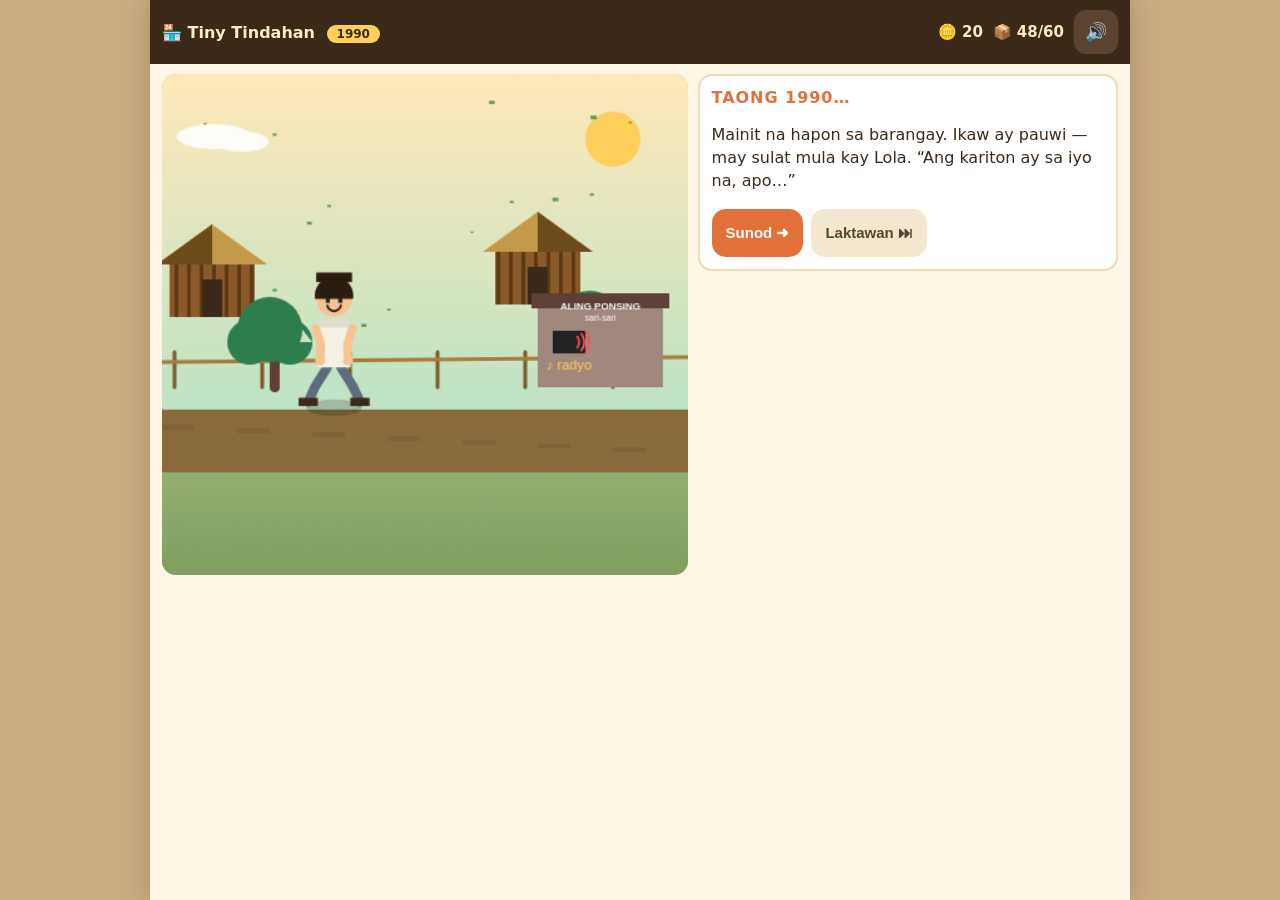
<file: index.html>
<!DOCTYPE html>
<html lang="fil">
<head>
<meta charset="UTF-8">
<meta name="viewport" content="width=device-width, initial-scale=1.0, maximum-scale=1.0, user-scalable=no, viewport-fit=cover">
<title>Tiny Tindahan — 1990 to 2026</title>
<meta name="description" content="Tiny Tindahan: nostalgic Filipino store-management 2D game. 1990 pushcart to 2026 talipapa.">
<link rel="stylesheet" href="style.css">
</head>
<body>
<div id="app">
  <header id="topbar">
    <div class="brand">🏪 Tiny Tindahan <span id="eraBadge" class="era-badge">1990</span></div>
    <div class="stats">
      <span id="coinStat" title="Coins (game currency only)">🪙 <b id="coinVal">0</b></span>
      <span id="stockStat" title="Stock / Capacity">📦 <b id="stockVal">0/60</b></span>
      <button id="soundBtn" aria-label="Music on/off">🔊</button>
    </div>
  </header>

  <!-- STORY SCREEN -->
  <section id="storyScreen" class="screen">
    <canvas id="storyCanvas" width="420" height="400"></canvas>
    <div class="story-box">
      <div id="storyYear">TAONG 1990…</div>
      <p id="storyText">…</p>
      <div class="row">
        <button id="storyNext" class="btn primary">Sunod ➜</button>
        <button id="storySkip" class="btn ghost">Laktawan ⏭</button>
      </div>
      <button id="storyReplay" class="btn small hidden">↺ Ulitin ang kuwento</button>
    </div>
  </section>

  <!-- CHARACTER SCREEN -->
  <section id="charScreen" class="screen hidden">
    <h2>Sino ka sa barangay?</h2>
    <canvas id="charPreview" width="220" height="240"></canvas>
    <label class="fld">Pangalan
      <input id="charName" maxlength="14" value="Apo" placeholder="Hal. Ligaya">
    </label>
    <div class="opt-group"><span>Kulay ng balat</span><div id="skinOpts" class="opts"></div></div>
    <div class="opt-group"><span>Mukha</span><div id="faceOpts" class="opts"></div></div>
    <div class="opt-group"><span>Buhok</span><div id="hairOpts" class="opts"></div></div>
    <div class="opt-group"><span>Katawan</span><div id="bodyOpts" class="opts"></div></div>
    <div class="opt-group"><span>Damit (1990)</span><div id="outfitOpts" class="opts"></div></div>
    <p class="hint">🔓 Bagong damit sa 2000, 2010 at 2026. Ang damit ay nagpapalit ng itsura, hindi lang kulay.</p>
    <button id="charStart" class="btn primary big">Buksan ang kariton 🛒</button>
  </section>

  <!-- GAME SCREEN -->
  <section id="gameScreen" class="screen hidden">
    <canvas id="gameCanvas" width="420" height="430"></canvas>
    <div id="orderBar" class="order-bar hidden">
      <div id="orderText"></div>
      <div id="trayRow"></div>
      <div class="row">
        <button id="serveBtn" class="btn primary">Ibigay 🛍</button>
        <button id="clearTrayBtn" class="btn ghost">Alisin</button>
      </div>
    </div>
    <div id="shelfWrap">
      <div class="shelf-title">🧺 Paninda — tapikin para ilagay sa tray</div>
      <div id="shelf" class="shelf"></div>
    </div>
    <nav id="tabs">
      <button data-tab="shop" class="tab active">🏪<small>Tindahan</small></button>
      <button data-tab="delivery" class="tab">📦<small>Delivery</small></button>
      <button data-tab="upgrades" class="tab">⬆️<small>Upgrades</small></button>
      <button data-tab="char" class="tab">🧍<small>Katauhan</small></button>
    </nav>
    <div id="panels">
      <div id="panel-shop" class="panel">
        <div id="dialogLog" class="dialog-log"></div>
        <div class="row wrap">
          <button id="radioBtn" class="btn small">📻 Radyo: ON</button>
          <button id="motionBtn" class="btn small">🍃 Galaw: ON</button>
          <button id="replayStoryBtn" class="btn small">↺ Kuwento</button>
          <button id="resetBtn" class="btn small danger">🗑 Reset (may confirm)</button>
        </div>
        <label class="fld inline">🔊 Volume <input id="volRange" type="range" min="0" max="100" value="60"></label>
        <p class="hint">🪙 Coins ay game currency lang. Hindi pwedeng i-cash out. Hindi pambili ng stock — pang-upgrade lang.</p>
      </div>
      <div id="panel-delivery" class="panel hidden">
        <h3>📦 Libreng Delivery <span class="pill">Asia/Manila</span></h3>
        <p id="dailyInfo" class="hint"></p>
        <div class="row">
          <button id="claimFreeBtn" class="btn primary">Claim Free Delivery</button>
          <button id="claimAdBtn" class="btn accent">📺 Watch Ad — Claim +6 Bonus</button>
        </div>
        <h3>📺 Extra stock (Rewarded Demo Ad)</h3>
        <p class="hint">Bawat tapos na ad = eksaktong <b>6 piraso</b>. Piliin ang bundle bago manood.</p>
        <div class="row wrap" id="bundleRow"></div>
        <button id="watchAdBtn" class="btn accent">▶ Manood ng Demo Ad (+6)</button>
        <p id="adStatus" class="hint"></p>
        <h3>💰 Stock Packs (demo-only)</h3>
        <div id="paidPacks"></div>
        <h3>📥 Delivery box (sobrang stock)</h3>
        <div id="deliveryBoxList" class="box-list"></div>
        <button id="moveBoxBtn" class="btn small">Ilipat sa shelf (kung may espasyo)</button>
      </div>
      <div id="panel-upgrades" class="panel hidden">
        <h3>⬆️ Pag-unlad ng negosyo</h3>
        <div id="eraProgress" class="era-progress"></div>
        <div id="upgradeList"></div>
        <h3>🧑‍🤝‍🧑 Staff (coins)</h3>
        <div id="staffList"></div>
        <h3>🎀 Dekorasyon</h3>
        <div id="decorList" class="row wrap"></div>
      </div>
      <div id="panel-char" class="panel hidden">
        <h3>🧍 Katauhan</h3>
        <div id="charMini"></div>
        <button id="editCharBtn" class="btn small">✏️ Palitan ang itsura</button>
        <div id="closetList" class="row wrap"></div>
      </div>
    </div>
  </section>

  <!-- EDIT CHARACTER MODAL -->
  <div id="editModal" class="modal hidden">
    <div class="modal-card">
      <h3>Baguhin ang itsura</h3>
      <canvas id="editPreview" width="220" height="200"></canvas>
      <div class="opt-group"><span>Buhok</span><div id="editHair" class="opts"></div></div>
      <div class="opt-group"><span>Damit</span><div id="editOutfit" class="opts"></div></div>
      <div class="row"><button id="editClose" class="btn primary">Tapos ✔</button></div>
    </div>
  </div>

  <!-- DEMO AD MODAL -->
  <div id="adModal" class="modal hidden">
    <div class="modal-card ad-card">
      <div class="ad-tag">DEMO AD — walang totoong kita</div>
      <div id="adBody">🎉 Salamat sa pagsuporta!<br>Tiny Tindahan Demo Ad…</div>
      <div id="adTimer">3</div>
      <button id="adClose" class="btn ghost">Isara ✖ (walang reward)</button>
    </div>
  </div>

  <div id="toast" class="toast hidden"></div>
</div>
<script src="game.js"></script>
</body>
</html>
</file>
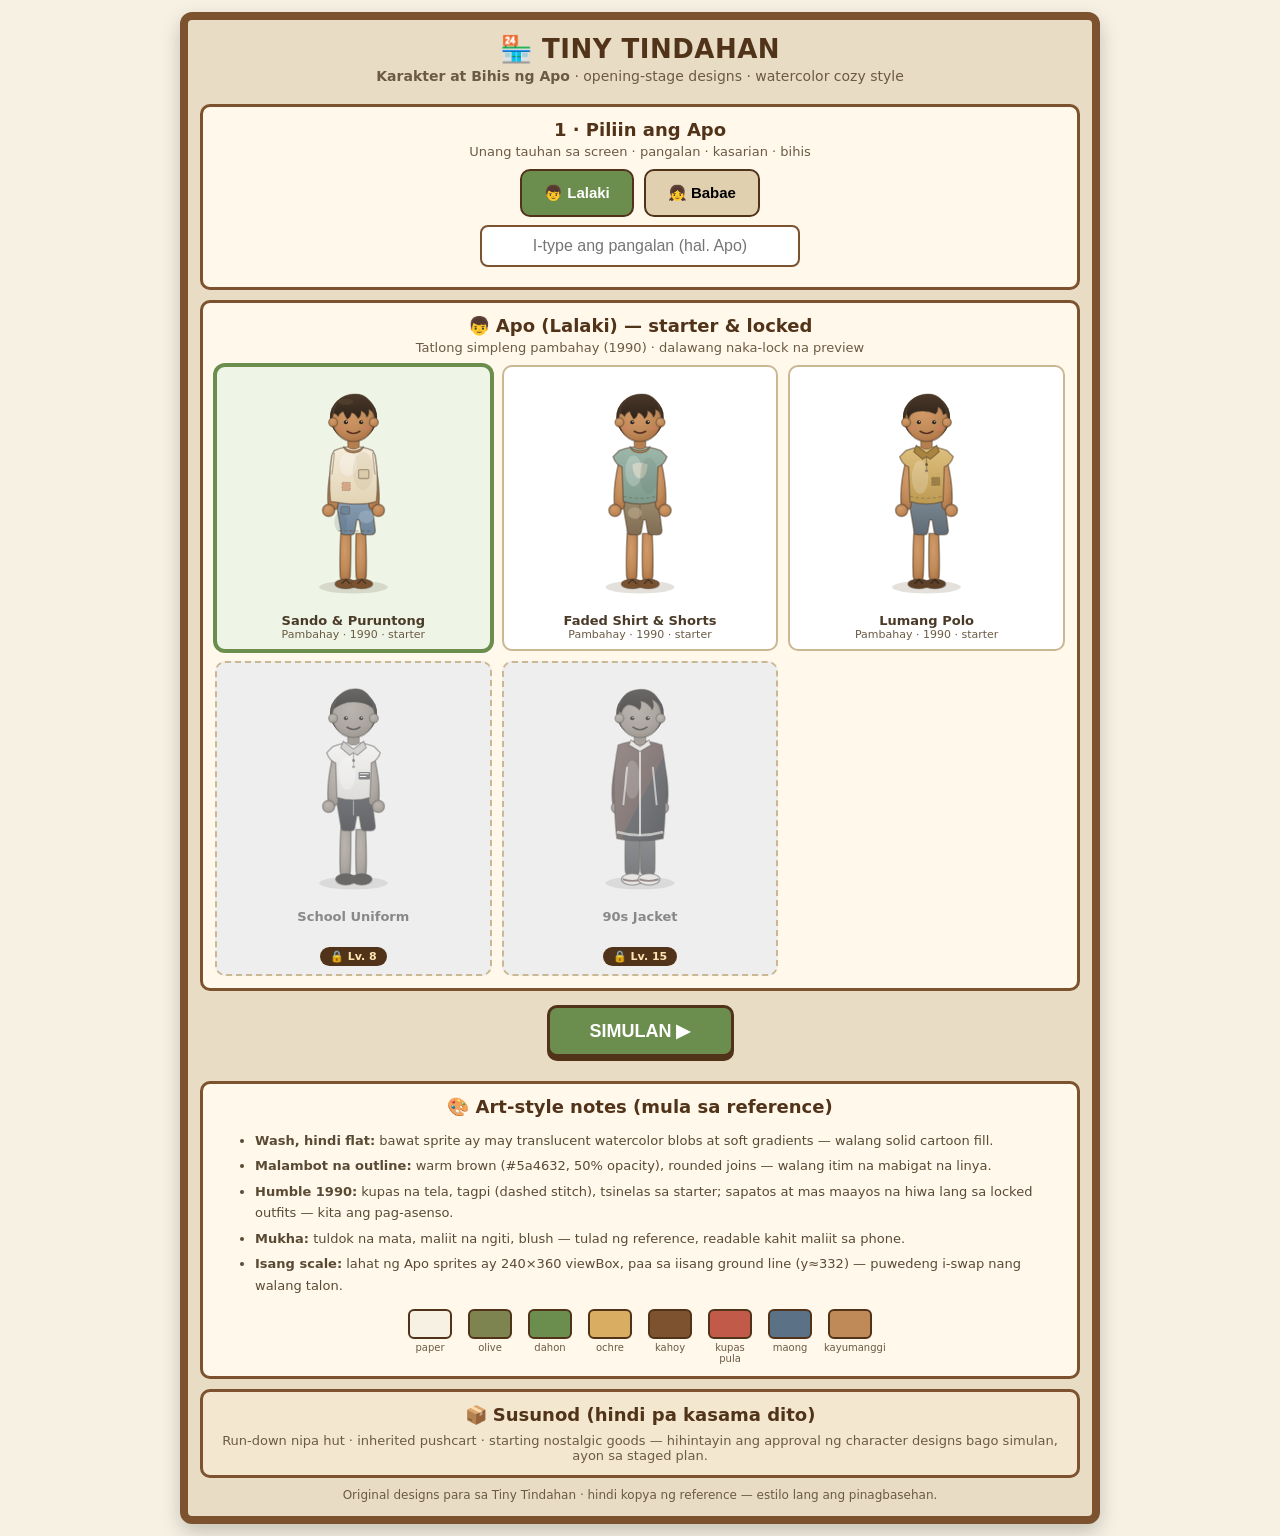
<file: character-designs.html>
<!DOCTYPE html>
<html lang="tl">
<head>
<meta charset="UTF-8">
<meta name="viewport" content="width=device-width, initial-scale=1.0">
<title>Tiny Tindahan — Character Designs (Opening Stage)</title>
<style>
  :root{
    --paper:#f6f1e3; --cream:#fff8eb; --wood:#7c522f; --wood-dark:#51331a;
    --olive:#7d8450; --leaf:#6b8e4e; --ochre:#d9ae62; --faded-red:#c25a4a;
    --denim:#5a7186; --ink:#4a3a28;
  }
  *{box-sizing:border-box;-webkit-tap-highlight-color:transparent}
  body{margin:0;background:var(--paper);color:var(--ink);
    font-family:"Segoe UI",system-ui,Tahoma,sans-serif;
    display:flex;justify-content:center;padding:12px;min-height:100vh}
  #page{width:100%;max-width:920px;background:#e8dcc4;border:8px solid var(--wood);
    border-radius:12px;box-shadow:0 8px 20px rgba(0,0,0,.2);overflow:hidden}
  header{text-align:center;padding:14px 12px 6px}
  header h1{margin:0;color:var(--wood-dark);font-size:26px;letter-spacing:.5px}
  header p{margin:4px 0;color:#6b5a44;font-size:14px}
  .sec{background:var(--cream);border:3px solid var(--wood);border-radius:10px;
    margin:10px 12px;padding:12px}
  .sec h2{margin:0 0 8px;color:var(--wood-dark);font-size:18px;text-align:center}
  .sec .sub{text-align:center;font-size:13px;color:#6b5a44;margin:-4px 0 10px}
  .genderRow{display:flex;gap:10px;justify-content:center;margin-bottom:4px}
  .btn-toggle{padding:10px 22px;min-height:48px;border:2px solid var(--wood-dark);
    background:#e0d0b0;font-size:15px;font-weight:800;border-radius:10px;cursor:pointer}
  .btn-toggle.active{background:var(--leaf);color:#fff}
  .nameRow{display:flex;justify-content:center;margin:8px 0}
  .nameRow input{width:min(320px,90%);padding:10px;font-size:16px;text-align:center;
    border:2px solid var(--wood);border-radius:8px;background:#fff}
  .outfitGrid{display:grid;grid-template-columns:repeat(3,1fr);gap:10px}
  @media(max-width:560px){.outfitGrid{grid-template-columns:repeat(2,1fr)}}
  .card{background:#fff;border:2px solid #c9b892;border-radius:10px;padding:8px;
    text-align:center;cursor:pointer}
  .card img{width:100%;height:auto;max-height:230px;object-fit:contain}
  .card .nm{font-weight:800;font-size:13px;margin-top:4px}
  .card .tag{font-size:11px;color:#6b5a44}
  .card.selected{border-color:var(--leaf);background:#eef5e6;box-shadow:0 0 0 2px var(--leaf)}
  .card.locked{background:#eee;color:#888;border-style:dashed;cursor:not-allowed}
  .card.locked img{filter:grayscale(.85) opacity(.75)}
  .lockBadge{display:inline-block;background:var(--wood-dark);color:#ffe6b0;font-size:11px;
    font-weight:800;border-radius:99px;padding:3px 10px;margin-top:4px}
  .startRow{display:flex;justify-content:center;padding:4px 12px 14px}
  #startBtn{padding:12px 40px;font-size:18px;font-weight:900;background:var(--leaf);
    color:#fff;border:3px solid var(--wood-dark);border-radius:10px;cursor:pointer;
    box-shadow:0 4px 0 var(--wood-dark)}
  #startBtn:active{transform:translateY(2px);box-shadow:0 2px 0 var(--wood-dark)}
  /* story */
  #storyCard{display:none}
  #storyCard.show{display:block}
  .storyText{font-size:17px;line-height:1.6;font-style:italic;color:var(--wood-dark);
    text-align:center;min-height:110px}
  .storyBtns{display:flex;gap:10px;justify-content:center;margin-top:10px}
  .storyBtns button{flex:1;max-width:220px;padding:12px;min-height:48px;font-weight:800;
    font-size:15px;border-radius:10px;border:2px solid var(--wood-dark);cursor:pointer;background:#fff}
  #nextStep{background:var(--leaf);color:#fff}
  /* palette */
  .swatches{display:flex;gap:8px;justify-content:center;flex-wrap:wrap;margin-top:8px}
  .sw{width:52px;text-align:center;font-size:10px;color:#6b5a44}
  .sw i{display:block;width:44px;height:30px;border-radius:6px;border:2px solid var(--wood-dark);margin:0 auto 3px}
  .notes{font-size:13px;line-height:1.65;color:#5a4a34}
  .notes li{margin-bottom:4px}
  .queue{background:#f3e8cf}
  footer{text-align:center;font-size:12px;color:#6b5a44;padding:0 12px 14px}
</style>
</head>
<body>
<div id="page">
  <header>
    <h1>🏪 TINY TINDAHAN</h1>
    <p><strong>Karakter at Bihis ng Apo</strong> · opening-stage designs · watercolor cozy style</p>
  </header>

  <div class="sec">
    <h2>1 · Piliin ang Apo</h2>
    <div class="sub">Unang tauhan sa screen · pangalan · kasarian · bihis</div>
    <div class="genderRow">
      <button class="btn-toggle active" id="btnBoy" onclick="setGender('boy')">👦 Lalaki</button>
      <button class="btn-toggle" id="btnGirl" onclick="setGender('girl')">👧 Babae</button>
    </div>
    <div class="nameRow"><input id="apoName" maxlength="15" placeholder="I-type ang pangalan (hal. Apo)"></div>
  </div>

  <div class="sec" id="boySec">
    <h2>👦 Apo (Lalaki) — starter &amp; locked</h2>
    <div class="sub">Tatlong simpleng pambahay (1990) · dalawang naka-lock na preview</div>
    <div class="outfitGrid">
      <div class="card selected" onclick="pick(this,'boy')"><img src="assets/characters/b-sando.svg" alt="Sando at puruntong"><div class="nm">Sando &amp; Puruntong</div><div class="tag">Pambahay · 1990 · starter</div></div>
      <div class="card" onclick="pick(this,'boy')"><img src="assets/characters/b-faded.svg" alt="Faded shirt at shorts"><div class="nm">Faded Shirt &amp; Shorts</div><div class="tag">Pambahay · 1990 · starter</div></div>
      <div class="card" onclick="pick(this,'boy')"><img src="assets/characters/b-polo.svg" alt="Lumang polo"><div class="nm">Lumang Polo</div><div class="tag">Pambahay · 1990 · starter</div></div>
      <div class="card locked"><img src="assets/characters/b-uniform.svg" alt="School uniform, locked"><div class="nm">School Uniform</div><br><span class="lockBadge">🔒 Lv. 8</span></div>
      <div class="card locked"><img src="assets/characters/b-jacket.svg" alt="90s jacket, locked"><div class="nm">90s Jacket</div><br><span class="lockBadge">🔒 Lv. 15</span></div>
    </div>
  </div>

  <div class="sec" id="girlSec" style="display:none">
    <h2>👧 Apo (Babae) — starter &amp; locked</h2>
    <div class="sub">Tatlong simpleng pambahay (1990) · dalawang naka-lock na preview</div>
    <div class="outfitGrid">
      <div class="card selected" onclick="pick(this,'girl')"><img src="assets/characters/g-duster.svg" alt="Simpleng duster"><div class="nm">Simpleng Duster</div><div class="tag">Pambahay · 1990 · starter</div></div>
      <div class="card" onclick="pick(this,'girl')"><img src="assets/characters/g-pambahay.svg" alt="Pambahay shirt at shorts"><div class="nm">Pambahay Shirt &amp; Shorts</div><div class="tag">Pambahay · 1990 · starter</div></div>
      <div class="card" onclick="pick(this,'girl')"><img src="assets/characters/g-blouse.svg" alt="Cotton blouse"><div class="nm">Cotton Blouse</div><div class="tag">Pambahay · 1990 · starter</div></div>
      <div class="card locked"><img src="assets/characters/g-dress.svg" alt="Sunday dress, locked"><div class="nm">Sunday Dress</div><br><span class="lockBadge">🔒 Lv. 8</span></div>
      <div class="card locked"><img src="assets/characters/g-overalls.svg" alt="Overalls, locked"><div class="nm">Overalls</div><br><span class="lockBadge">🔒 Lv. 15</span></div>
    </div>
  </div>

  <div class="startRow"><button id="startBtn" onclick="startStory()">SIMULAN ▶</button></div>

  <div class="sec" id="storyCard">
    <h2>2 · Ang Simula ng Kwento</h2>
    <div class="sub">Pagkatapos pindutin ang SIMULAN — sulat ni Lola, kariton, unang araw</div>
    <div class="storyText" id="storyText"></div>
    <div class="storyBtns">
      <button onclick="document.getElementById('storyCard').classList.remove('show')">⬅ Bumalik</button>
      <button id="nextStep" onclick="nextStep()">ITULOY ▶</button>
    </div>
  </div>

  <div class="sec">
    <h2>🎨 Art-style notes (mula sa reference)</h2>
    <ul class="notes">
      <li><strong>Wash, hindi flat:</strong> bawat sprite ay may translucent watercolor blobs at soft gradients — walang solid cartoon fill.</li>
      <li><strong>Malambot na outline:</strong> warm brown (#5a4632, 50% opacity), rounded joins — walang itim na mabigat na linya.</li>
      <li><strong>Humble 1990:</strong> kupas na tela, tagpi (dashed stitch), tsinelas sa starter; sapatos at mas maayos na hiwa lang sa locked outfits — kita ang pag-asenso.</li>
      <li><strong>Mukha:</strong> tuldok na mata, maliit na ngiti, blush — tulad ng reference, readable kahit maliit sa phone.</li>
      <li><strong>Isang scale:</strong> lahat ng Apo sprites ay 240×360 viewBox, paa sa iisang ground line (y≈332) — puwedeng i-swap nang walang talon.</li>
    </ul>
    <div class="swatches">
      <div class="sw"><i style="background:#f6f1e3"></i>paper</div>
      <div class="sw"><i style="background:#7d8450"></i>olive</div>
      <div class="sw"><i style="background:#6b8e4e"></i>dahon</div>
      <div class="sw"><i style="background:#d9ae62"></i>ochre</div>
      <div class="sw"><i style="background:#7c522f"></i>kahoy</div>
      <div class="sw"><i style="background:#c25a4a"></i>kupas pula</div>
      <div class="sw"><i style="background:#5a7186"></i>maong</div>
      <div class="sw"><i style="background:#c08a58"></i>kayumanggi</div>
    </div>
  </div>

  <div class="sec queue">
    <h2>📦 Susunod (hindi pa kasama dito)</h2>
    <div class="sub" style="margin:0">Run-down nipa hut · inherited pushcart · starting nostalgic goods — hihintayin ang approval ng character designs bago simulan, ayon sa staged plan.</div>
  </div>

  <footer>Original designs para sa Tiny Tindahan · hindi kopya ng reference — estilo lang ang pinagbasehan.</footer>
</div>

<script>
  let gender='boy', step=0;
  const steps=[
    '"Mahal kong apo, kung nababasa mo ito, oras na para ipasa ko sa iyo ang ating maliit na tindahan..." — sulat ni Lola, 1990.',
    '"Maliit man at payak, sa kariton na ito umikot ang buhay ng ating komunidad noong araw."',
    '"Kakaunti man ang paninda sa ngayon, naniniwala akong sa iyong sipag at tiyaga, muli mong mabubuhay ang Tiny Tindahan."',
    '💛 Dumating ka sa barangay. Nakatayo ang lumang kariton ni Lola sa tabi ng sirang nipa hut — kaunting paninda, malaking pangarap. (Itutuloy sa gameplay...)'
  ];
  function setGender(g){
    gender=g;
    document.getElementById('btnBoy').classList.toggle('active',g==='boy');
    document.getElementById('btnGirl').classList.toggle('active',g==='girl');
    document.getElementById('boySec').style.display=g==='boy'?'':'none';
    document.getElementById('girlSec').style.display=g==='girl'?'':'none';
  }
  function pick(el,g){
    document.querySelectorAll('#'+(g==='boy'?'boySec':'girlSec')+' .card:not(.locked)')
      .forEach(c=>c.classList.remove('selected'));
    el.classList.add('selected');
  }
  function startStory(){
    step=0; show();
    document.getElementById('storyCard').classList.add('show');
    document.getElementById('storyCard').scrollIntoView({behavior:'smooth'});
  }
  function show(){
    document.getElementById('storyText').innerText=steps[step];
    document.getElementById('nextStep').innerText=step===steps.length-1?'✔ TAPOS':'ITULOY ▶';
  }
  function nextStep(){ if(step<steps.length-1){step++;show();} }
</script>
</body>
</html>
</file>
<file: style.css>
*{box-sizing:border-box;-webkit-tap-highlight-color:transparent}
:root{--bg:#fff6e6;--card:#fff;--ink:#3b2a1a;--muted:#8a6f55;--pri:#e2703a;--pri2:#2e7d4f;--acc:#7c4dff;--line:#f0d9b5}
html,body{margin:0;padding:0;background:#e8d5b5;color:var(--ink);font-family:system-ui,-apple-system,"Segoe UI",Roboto,Arial,sans-serif}
#app{max-width:480px;margin:0 auto;min-height:100dvh;background:var(--bg);display:flex;flex-direction:column;box-shadow:0 0 24px rgba(0,0,0,.18)}
#topbar{position:sticky;top:0;z-index:20;display:flex;justify-content:space-between;align-items:center;padding:10px 12px;background:#3b2a1a;color:#ffe9c7}
.brand{font-weight:800}
.era-badge{background:#ffcf5c;color:#3b2a1a;border-radius:999px;padding:2px 10px;font-size:12px;margin-left:6px}
.stats{display:flex;gap:10px;align-items:center;font-size:15px}
#soundBtn{font-size:18px;min-width:44px;min-height:44px;border-radius:12px;border:0;background:#5a4330;color:#fff}
.screen{padding:10px 12px 90px}
.hidden{display:none!important}
canvas{width:100%;height:auto;border-radius:14px;background:#bfe3c6;display:block;box-shadow:inset 0 0 0 2px rgba(0,0,0,.06)}
.story-box,.panel{background:var(--card);border:2px solid var(--line);border-radius:14px;padding:12px;margin-top:10px}
#storyYear{font-weight:900;letter-spacing:.06em;color:var(--pri)}
#storyText{min-height:64px;font-size:16px;line-height:1.45}
.btn{border:0;border-radius:14px;padding:12px 14px;font-size:15px;font-weight:700;min-height:48px;cursor:pointer;background:#eee;color:#333}
.btn.primary{background:var(--pri);color:#fff}
.btn.accent{background:var(--acc);color:#fff}
.btn.ghost{background:#f4e7d0;color:#5a4330}
.btn.small{font-size:13px;min-height:44px;padding:8px 10px}
.btn.big{width:100%;font-size:17px;margin-top:10px}
.btn.danger{background:#ffe1e1;color:#a00}
.btn:disabled{opacity:.5}
.row{display:flex;gap:8px;margin-top:8px}
.row.wrap{flex-wrap:wrap}
.fld{display:block;margin-top:10px;font-weight:700}
.fld input,.fld select{width:100%;margin-top:6px;font-size:16px;padding:12px;border-radius:12px;border:2px solid var(--line)}
.fld.inline{display:flex;align-items:center;gap:10px}
.opt-group{margin-top:10px}
.opt-group span{font-weight:800;font-size:13px;color:var(--muted)}
.opts{display:flex;gap:8px;flex-wrap:wrap;margin-top:6px}
.opt{min-width:48px;min-height:48px;border-radius:12px;border:3px solid #e8d5b5;background:#fff8ec;font-size:20px;padding:8px 10px;cursor:pointer}
.opt.sel{border-color:var(--pri);background:#ffe9c7}
.opt.locked{opacity:.45}
.hint{color:var(--muted);font-size:13px;line-height:1.4}
#tabs{position:fixed;bottom:0;left:50%;transform:translateX(-50%);width:100%;max-width:480px;display:flex;background:#3b2a1a;padding:6px 6px calc(6px + env(safe-area-inset-bottom));z-index:30}
.tab{flex:1;border:0;background:transparent;color:#ffdcb0;font-size:20px;display:flex;flex-direction:column;align-items:center;gap:0;min-height:56px;justify-content:center;border-radius:12px;cursor:pointer}
.tab small{font-size:11px}
.tab.active{background:#5a4330;color:#fff}
.panel h3{margin:10px 0 6px}
.pill{background:#e8f5e9;color:#2e7d4f;border-radius:999px;padding:2px 8px;font-size:12px}
.order-bar{background:#fff;border:2px solid var(--pri);border-radius:14px;padding:10px;margin-top:8px}
#orderText{font-size:15px;font-weight:700}
#trayRow{display:flex;gap:6px;flex-wrap:wrap;margin:8px 0;min-height:40px}
.tray-chip{background:#e8f5e9;border:2px solid #2e7d4f;border-radius:10px;padding:6px 8px;font-size:13px}
#shelfWrap{margin-top:8px}
.shelf-title{font-weight:800;margin:6px 0}
.shelf{display:grid;grid-template-columns:repeat(3,1fr);gap:8px}
.item{background:#fff;border:2px solid var(--line);border-radius:14px;padding:8px;text-align:center;min-height:110px;cursor:pointer;position:relative}
.item:active{transform:scale(.97)}
.item.locked{opacity:.5;filter:grayscale(.6)}
.item .pk{height:52px;display:flex;align-items:center;justify-content:center}
.item .nm{font-size:12px;font-weight:800}
.item .ct{font-size:12px;color:var(--muted)}
.item .pr{font-size:12px;font-weight:800;color:var(--pri2)}
.item.selected{border-color:var(--pri2);box-shadow:0 0 0 3px #b9e6c3}
.dialog-log{max-height:130px;overflow:auto;background:#fff8ec;border-radius:10px;padding:8px;font-size:14px;line-height:1.4;border:1px dashed var(--line)}
.dialog-log div{margin-bottom:4px}
.era-progress{display:flex;gap:6px;margin:8px 0}
.era-step{flex:1;text-align:center;font-size:11px;font-weight:800;padding:8px 4px;border-radius:10px;background:#f4e7d0}
.era-step.done{background:#c8e6c9}
.era-step.now{background:#ffcf5c}
.up-card{background:#fff8ec;border:2px solid var(--line);border-radius:12px;padding:10px;margin:8px 0}
.up-card b{font-size:14px}
.up-card p{font-size:13px;color:var(--muted);margin:4px 0 8px}
.box-list{display:flex;flex-wrap:wrap;gap:6px;margin:8px 0}
.modal{position:fixed;inset:0;background:rgba(0,0,0,.55);display:flex;align-items:center;justify-content:center;z-index:50;padding:16px}
.modal-card{background:#fff;border-radius:16px;padding:14px;max-width:420px;width:100%;max-height:90dvh;overflow:auto}
.ad-card{text-align:center}
.ad-tag{background:#111;color:#ffe45c;font-weight:900;font-size:12px;border-radius:8px;padding:6px;margin-bottom:10px}
#adBody{font-size:16px;min-height:80px;background:linear-gradient(135deg,#7c4dff,#00bcd4);color:#fff;border-radius:12px;display:flex;align-items:center;justify-content:center;padding:16px}
#adTimer{font-size:34px;font-weight:900;margin:8px}
.toast{position:fixed;left:50%;transform:translateX(-50%);bottom:76px;background:#222;color:#fff;padding:12px 16px;border-radius:12px;z-index:60;font-size:14px;max-width:92%}
@media (prefers-reduced-motion:reduce){*{animation:none!important;transition:none!important}}
@media (min-width:520px){body{background:#c9ab7f}}
/* Wide / landscape phones & tablets: side-by-side play, no clipped scene */
#topbar{flex-wrap:wrap;gap:6px}
canvas{max-width:100%;object-fit:contain}
@media (min-width:700px){
  #app{max-width:980px}
  #tabs{max-width:980px}
  #gameScreen{display:grid;grid-template-columns:minmax(0,1.15fr) minmax(0,1fr);gap:10px;align-items:start}
  #gameScreen #gameCanvas{grid-column:1;grid-row:1;position:sticky;top:64px}
  #gameScreen #orderBar{grid-column:1;grid-row:2}
  #gameScreen #shelfWrap{grid-column:2;grid-row:1;margin-top:0}
  #gameScreen #panels{grid-column:2;grid-row:2}
  #gameScreen #panels .panel{margin-top:0}
  #storyScreen{display:grid;grid-template-columns:minmax(0,1.25fr) minmax(0,1fr);gap:10px;align-items:start}
  #storyScreen .story-box{margin-top:0}
  #storyScreen.hidden,#gameScreen.hidden,#charScreen.hidden{display:none!important}
  #charScreen{max-width:640px;margin:0 auto}
  .shelf{grid-template-columns:repeat(2,1fr)}
}
@media (orientation:landscape) and (max-height:500px){
  .screen{padding-bottom:86px}
  .dialog-log{max-height:90px}
}
</file>
